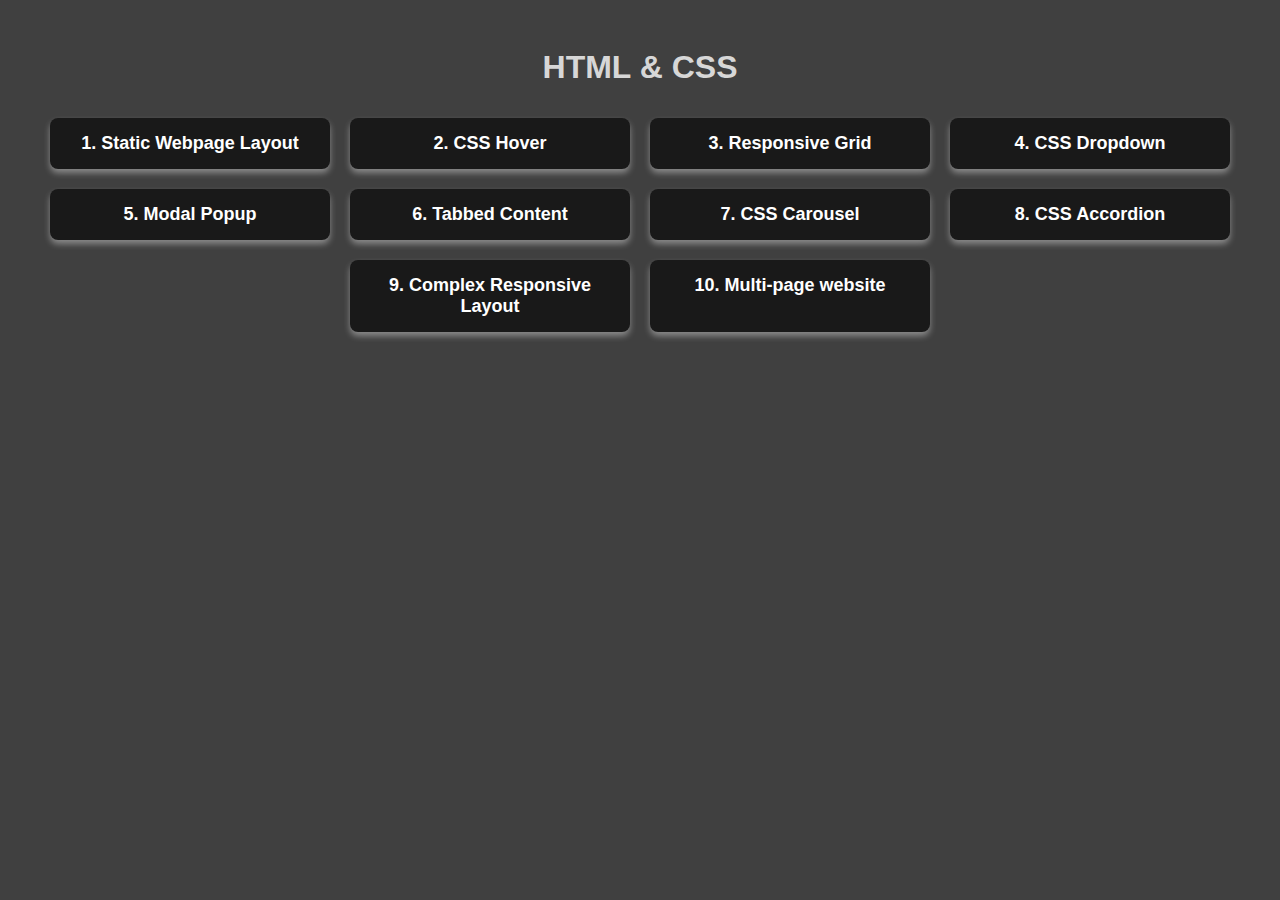
<file: index.html>
<!DOCTYPE html>
<html lang="en">
<head>
    <meta charset="UTF-8">
    <meta name="viewport" content="width=device-width, initial-scale=1.0">
    <title>HTML & CSS</title>
    <style>
        body {
            font-family: Arial, sans-serif;
            text-align: center;
            background-color: #404040;
            padding: 20px;
        }
        h1 {
            color: #d7d7d7;
        }
        .projects {
            display: flex;
            flex-wrap: wrap;
            justify-content: center;
        }
        .project {
            background: rgb(25, 25, 25);
            padding: 15px;
            margin: 10px;
            width: 250px;
            border-radius: 8px;
            box-shadow: 0px 4px 6px rgba(255, 255, 255, 0.385);
            text-decoration: none;
            color: #ffffff;
            transition: 0.3s;
            font-size: 18px;
            font-weight: bold;
        }
        .project:hover {
            transform: scale(1.05);
        }
    </style>
</head>
<body>
    <h1>HTML & CSS</h1>
    <div class="projects" id="projects"></div>
    
    <script>
        // Manually list project folders
        let projects = [
            "1. Static Webpage Layout",
            "2. CSS Hover",
            "3. Responsive Grid",
            "4. CSS Dropdown",
            "5. Modal Popup",
            "6. Tabbed Content",
            "7. CSS Carousel",
            "8. CSS Accordion",
            "9. Complex Responsive Layout",
            "10. Multi-page website"
        ];

        let projectContainer = document.getElementById('projects');
        projects.forEach(projectName => {
            let folderName = projectName;
            let project = document.createElement('a');
            project.href = folderName + "/index.html";
            project.className = 'project';
            project.innerText = projectName;
            projectContainer.appendChild(project);
        });
    </script>
</body>
</html>
</file>
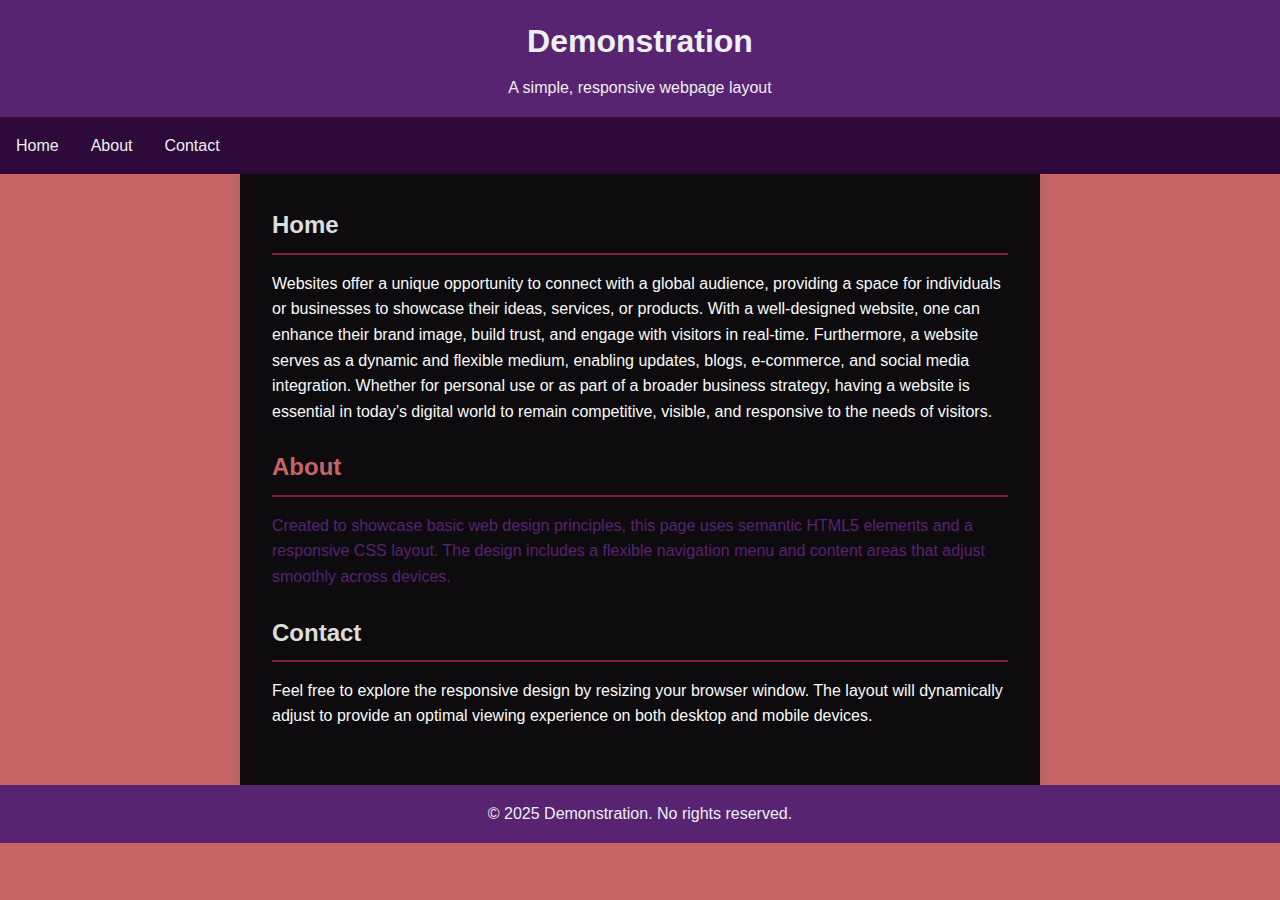
<file: 1. Static Webpage Layout/index.html>
<!DOCTYPE html>
<html lang="en">
<head>
    <meta charset="UTF-8">
    <meta name="viewport" content="width=device-width, initial-scale=1.0">
    <title>Demonstration</title>
    <style>

        * {
            margin: 0;
            padding: 0;
            box-sizing: border-box;
        }

        body {
            font-family: Arial, sans-serif;
            line-height: 1.6;
            color: #fafafa;
            background-color: #c56565;
        }

        /* Header styles */
        header {
            background-color: #582371;
            color: #ecf0f1;
            text-align: center;
            padding: 1rem;
        }

        header h1 {
            margin-bottom: 0.5rem;
        }


        nav {
            background-color: #2d0a39;
            padding: 1rem;
        }

        nav ul {
            list-style: none;
            display: flex;
            justify-content: left;
            gap: 2rem;
        }

        nav ul li a {
            color: #ecf0f1;
            text-decoration: none;
            transition: color 0.3s ease;
        }

        nav ul li a:hover {
            color: #c8c3ca;
        }

        /* Main content styles */
        main {
            padding: 2rem;
            max-width: 800px;
            margin: 0 auto;
            background-color: rgb(13, 11, 14);
            box-shadow: 0 0 10px rgba(0,0,0,0.1);
        }

        main section {
            margin-bottom: 1.5rem;
        }

        main h2 {
            color: #dcdddc;
            border-bottom: 2px solid #811f43;
            padding-bottom: 0.5rem;
            margin-bottom: 1rem;
        }

        .about-topic {
            color: #582371;
        }

        .about-topic h2 {
            color: #c56565;
        }


        /* Footer styles */
        footer {
            background-color: #582371;
            color: #ecf0f1;
            text-align: center;
            padding: 1rem;
            position: relative;
            bottom: 0;
            width: 100%;
        }

        /* Designed to show the navbar as a list on mobile phones */
        @media screen and (max-width: 600px) {
            nav ul {
                flex-direction: column;
                align-items: center;
                gap: 1rem;
            }

            main {
                padding: 1rem;
            }

            header {
                padding: 0.5rem;
            }

            header h1 {
                font-size: 1.5rem;
            }
        }
    </style>
</head>
<body>
    <header>
        <h1>Demonstration</h1>
        <p>A simple, responsive webpage layout</p>
    </header>

    <nav>
        <ul>
            <li><a href="#home">Home</a></li>
            <li><a href="#about">About</a></li>
            <li><a href="#contact">Contact</a></li>
        </ul>
    </nav>

    <main>
        <section id="home">
            <h2>Home</h2>
            <p>Websites offer a unique opportunity to connect with a global audience, providing a space for individuals or businesses to showcase their ideas, services, or products. With a well-designed website, one can enhance their brand image, build trust, and engage with visitors in real-time. Furthermore, a website serves as a dynamic and flexible medium, enabling updates, blogs, e-commerce, and social media integration. Whether for personal use or as part of a broader business strategy, having a website is essential in today’s digital world to remain competitive, visible, and responsive to the needs of visitors.</p>        </section>

        <section id="about" class="about-topic">
            <h2>About</h2>
            <p>Created to showcase basic web design principles, this page uses semantic HTML5 elements and a responsive CSS layout. The design includes a flexible navigation menu and content areas that adjust smoothly across devices.</p>
        </section>

        <section id="contact">
            <h2>Contact</h2>
            <p>Feel free to explore the responsive design by resizing your browser window. The layout will dynamically adjust to provide an optimal viewing experience on both desktop and mobile devices.</p>
        </section>
    </main>

    <footer>
        <p>&copy; 2025 Demonstration. No rights reserved.</p>
    </footer>
</body>
</html>
</file>
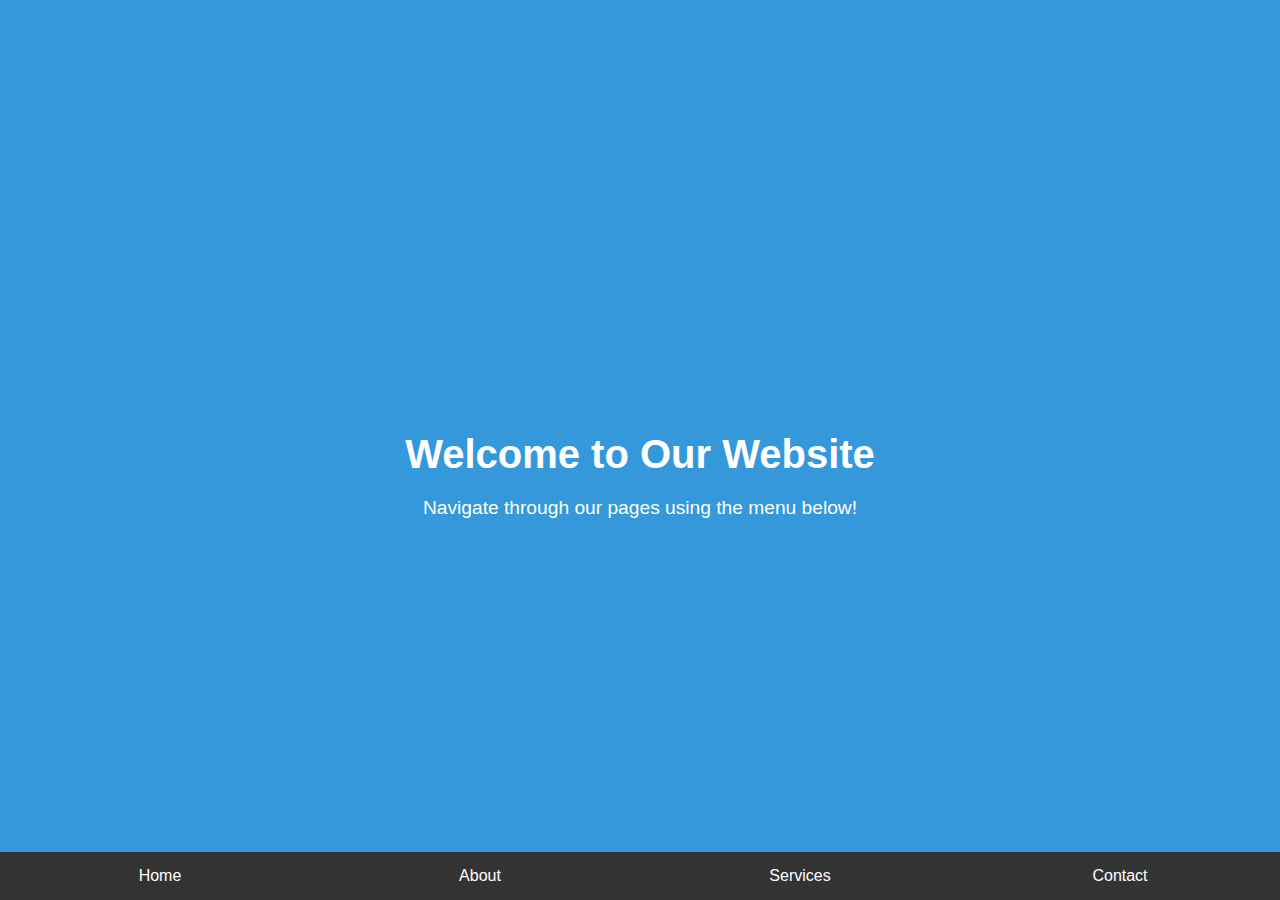
<file: 10. Multi-page website/index.html>
<!DOCTYPE html>
<html lang="en">
<head>
    <meta charset="UTF-8">
    <meta name="viewport" content="width=device-width, initial-scale=1.0">
    <title>CSS Multi-Page Website Simulator</title>
    <style>
        * {
            margin: 0;
            padding: 0;
            box-sizing: border-box;
        }

        body {
            font-family: Arial, sans-serif;
            height: 100vh;
            margin: 0;
            background-color: #f0f0f0;
            overflow: hidden;
        }

        .site-navigation {
            position: fixed;
            bottom: 0;
            left: 0;
            width: 100%;
            background-color: #333;
            display: flex;
            z-index: 1000;
        }

        .nav-link {
            flex: 1;
            padding: 15px;
            text-align: center;
            color: white;
            text-decoration: none;
            transition: 
                background-color 0.3s,
                transform 0.2s;
        }

        .nav-link:hover {
            background-color: #555;
            transform: scale(1.05);
        }

        .page-container {
            position: relative;
            width: 100%;
            height: 100vh;
            overflow: hidden;
        }

        .page-section {
            position: absolute;
            top: 0;
            left: 0;
            width: 100%;
            height: 100%;
            opacity: 0;
            visibility: hidden;
            transition: 
                opacity 0.7s ease-in-out,
                visibility 0.7s,
                transform 0.7s ease-in-out;
            color: white;
            text-align: center;
            padding-top: 50px;
            display: flex;
            flex-direction: column;
            justify-content: center;
            align-items: center;
        }
        


        #home {
         background-color: #3498db;
        transform: translateX(100%);
        }

        #about { 
            background-color: #2ecc71;
            transform: translateX(100%);
        }

        #services { 
            background-color: #e74c3c;
            transform: translateX(100%);
        }

        #contact { 
            background-color: #9b59b6;
            transform: translateX(100%);
        }


        .page-section:target {
            opacity: 1;
            visibility: visible;
            transform: translateX(0);
        }

        .page-section:not(:target) {
            opacity: 0;
            visibility: hidden;
            transform: translateX(100%);
        }


        #home:target ~ #about { transform: translateX(100%); }
        #home:target ~ #services { transform: translateX(100%); }
        #home:target ~ #contact { transform: translateX(100%); }

        #about:target ~ #home { transform: translateX(-100%); }
        #about:target ~ #services { transform: translateX(100%); }
        #about:target ~ #contact { transform: translateX(100%); }

        #services:target ~ #home { transform: translateX(-100%); }
        #services:target ~ #about { transform: translateX(-100%); }
        #services:target ~ #contact { transform: translateX(100%); }

        #contact:target ~ #home { transform: translateX(-100%); }
        #contact:target ~ #about { transform: translateX(-100%); }
        #contact:target ~ #services { transform: translateX(-100%); }

        .page-section h1 {
            font-size: 2.5rem;
            margin-bottom: 20px;
        }

        .page-section p {
            max-width: 600px;
            margin: 0 auto;
            font-size: 1.2rem;
        }

        .landing {
            position: absolute;
            background-color: #3498db;
            top: 0;
            left: 0;
            width: 100%;
            height: 100%;
            opacity: 1;
            visibility: visible;
            color: white;
            text-align: center;
            padding-top: 50px;
            display: flex;
            flex-direction: column;
            justify-content: center;
            align-items: center;
        }
        .landing h1 {
            font-size: 2.5rem;
            margin-bottom: 20px;
        }

        .landing p {
            max-width: 600px;
            margin: 0 auto;
            font-size: 1.2rem;
        }

        /* Responsive Design */
        @media (max-width: 600px) {
            .site-navigation {
                flex-direction: column;
            }

            .nav-link {
                padding: 10px;
                text-align: center;
            }
        }
    </style>
</head>
<body>
    <nav class="site-navigation">
        <a href="#home" class="nav-link">Home</a>
        <a href="#about" class="nav-link">About</a>
        <a href="#services" class="nav-link">Services</a>
        <a href="#contact" class="nav-link">Contact</a>
    </nav>


    <div class="page-container">

        <section id="landing" class="landing">
            <h1>Welcome to Our Website</h1>
            <p>Navigate through our pages using the menu below!</p>
        </section>

        <section id="home" class="page-section">
            <h1>Welcome to Our Website</h1>
            <p>Navigate through our pages using the menu below!</p>
        </section>

        <section id="about" class="page-section">
            <h1>About Us</h1>
            <p>We create amazing experiences with pure CSS.</p>
        </section>

        <section id="services" class="page-section">
            <h1>Our Services</h1>
            <p>Innovative web design and development solutions.</p>
        </section>

        <section id="contact" class="page-section">
            <h1>Contact Us</h1>
            <p>Get in touch with our team today!</p>
        </section>
    </div>
</body>
</html>
</file>
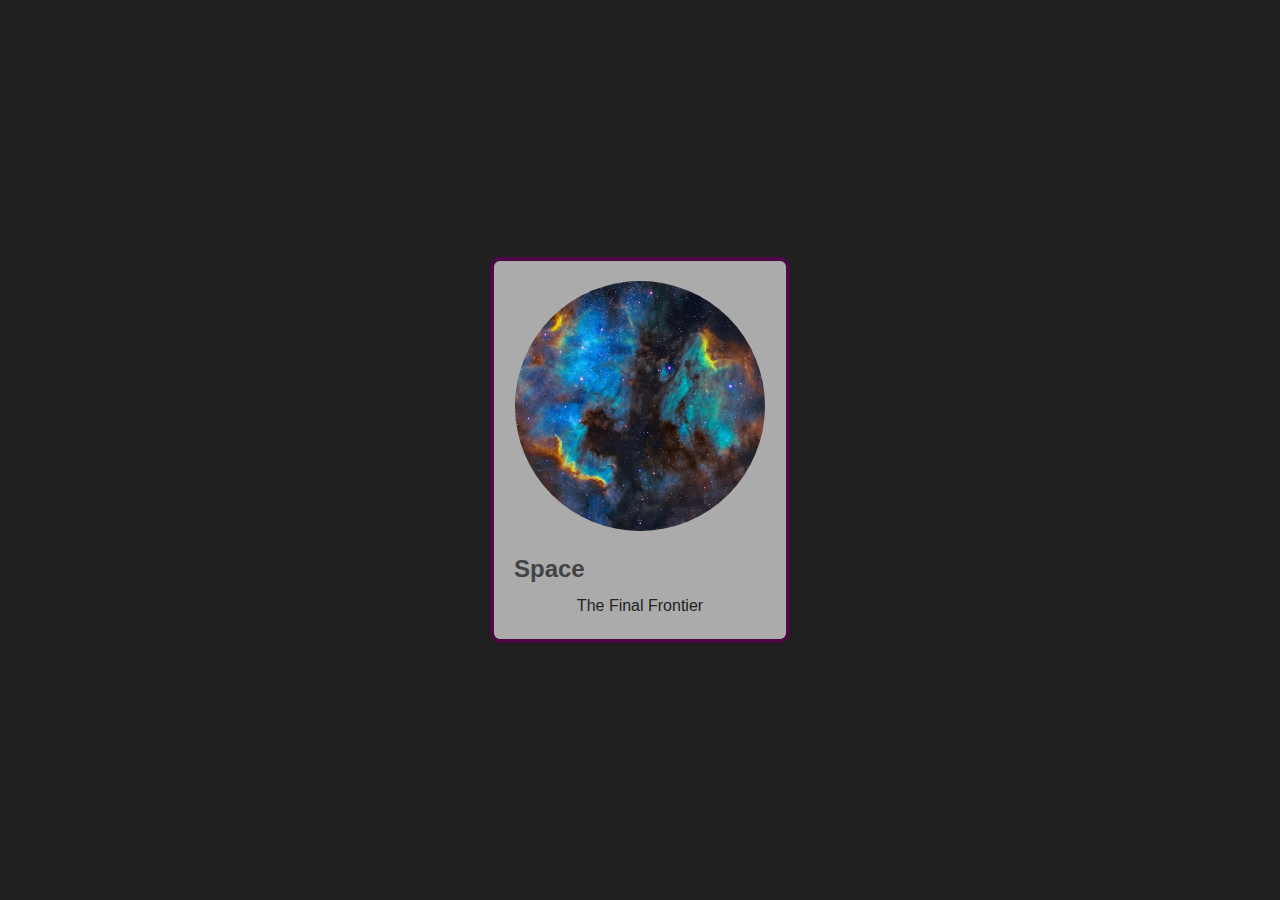
<file: 2. CSS Hover/index.html>
<!DOCTYPE html>
<html lang="en">
<head>
    <meta charset="UTF-8">
    <meta name="viewport" content="width=device-width, initial-scale=1.0">
    <title>CSS Card Component</title>
    <style>
        * {
            margin: 0;
            padding: 0;
            box-sizing: border-box;
        }

        body {
            font-family: Arial, sans-serif;
            display: flex;
            justify-content: center;
            align-items: center;
            min-height: 100vh;
            background-color: #212121;
            padding: 20px;
        }

        .card {
            width: 300px;
            background-color: #ababab;
            border-radius: 10px;
            box-shadow: 0 4px 6px rgba(0, 0, 0, 0.1);
            overflow: hidden;
            transition: all 0.3s ease;
            border: 4px solid #4e0746;
            text-align: center; /* Ensures all content is centered */
        }

        /* Hover effects -> Transform and shadow */
        .card:hover {
            transform: scale(1.05);
            box-shadow: 0 2px 25px rgba(240, 148, 253, 0.393);
        }

        .card-image {
            width: 250px; 
            height: 250px; 
            object-fit: cover;
            border-radius: 50%; 
            transition: transform 0.3s ease;
            margin-top: 20px; 
            margin-left: auto;
            margin-right: auto;
        }

        .card:hover .card-image {
            transform: scale(1.1);
        }

        .card-content {
            padding: 20px;
        }

        .card-title {
            font-size: 1.5rem;
            color: #424344;
            margin-bottom: 10px;
            transition: color 0.3s ease;
            text-align: left;
        }

        .card:hover .card-title {
            color: #4e0d54;
        }

        .card-description {
            color: #232323;
            line-height: 1.6;
        }

    </style>
</head>
<body>
    <div class="card">
        <img 
            src="image2.jpg" 
            alt="Sample Card Image" 
            class="card-image"
        >
        <div class="card-content">
            <h2 class="card-title">Space</h2>
            <p class="card-description">
                The Final Frontier
            </p>
        </div>
    </div>
</body>
</html>
</file>
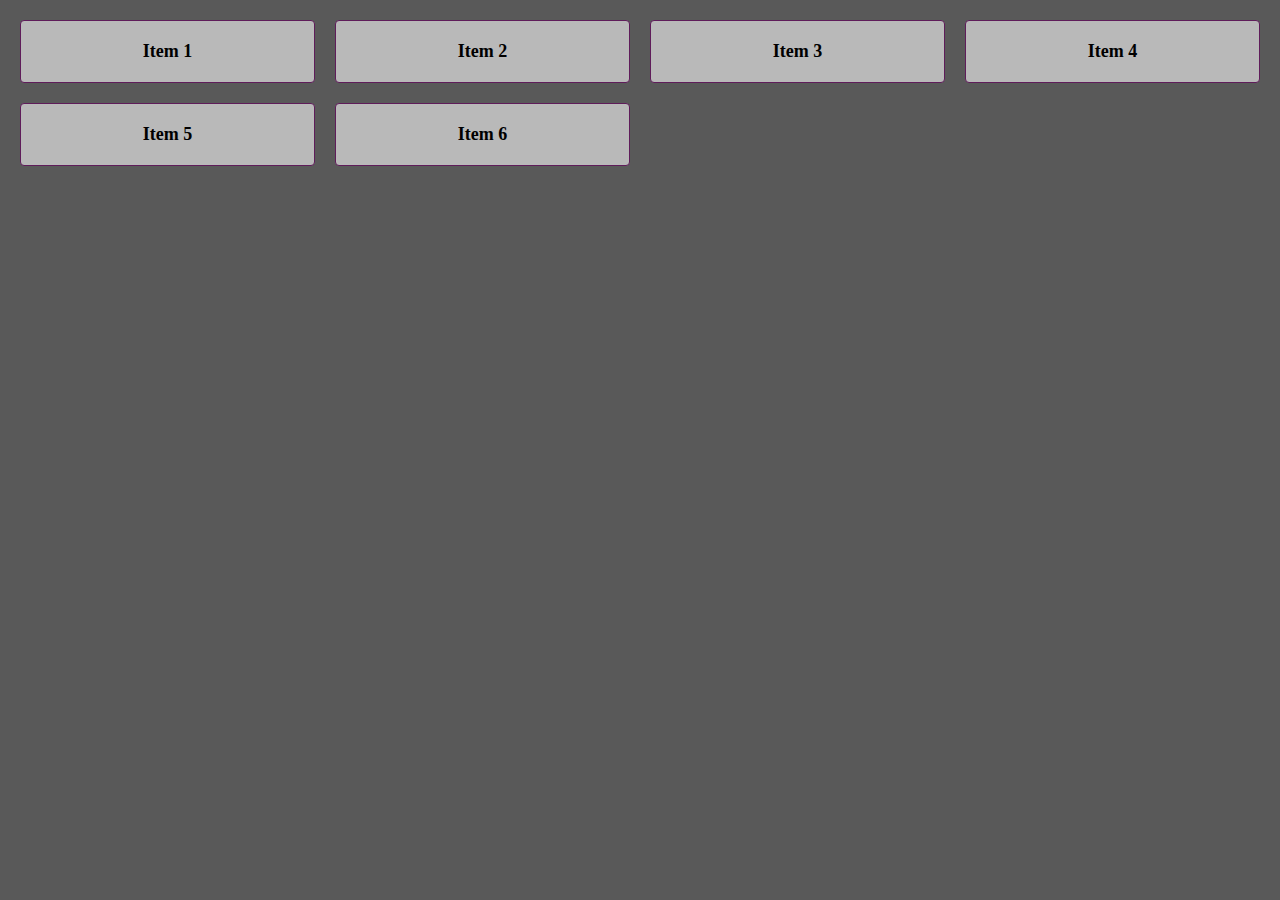
<file: 3. Responsive Grid/index.html>
<!DOCTYPE html>
<html lang="en">
<head>
    <meta charset="UTF-8">
    <meta name="viewport" content="width=device-width, initial-scale=1.0">
    <title>Responsive Grid Layout</title>
    <style>

        body {
            color: #000000;
            background-color: #595959;
            font-size: large;
            font-weight: 600;
            margin: 0;
            padding: 0;
        }

        .grid-container {
            display: grid;
            grid-template-columns: repeat(auto-fill, minmax(250px, 1fr)); /* Flexible grid items */
            gap: 20px;
            padding: 20px;
        }

        .grid-item {
            background-color: #b9b9b9;
            padding: 20px;
            text-align: center;
            border: 1px solid #5f1c5a;
            border-radius: 4px;
        }


        @media (max-width: 768px) {
            .grid-container {
                grid-template-columns: repeat(auto-fill, minmax(150px, 1fr)); 
            }
        }


        @media (max-width: 480px) {
            .grid-container {
                grid-template-columns: 1fr; 
            }
        }

    </style>
</head>
<body>
    <div class="grid-container">
        <div class="grid-item">Item 1</div>
        <div class="grid-item">Item 2</div>
        <div class="grid-item">Item 3</div>
        <div class="grid-item">Item 4</div>
        <div class="grid-item">Item 5</div>
        <div class="grid-item">Item 6</div>
    </div>
</body>
</html>
</file>
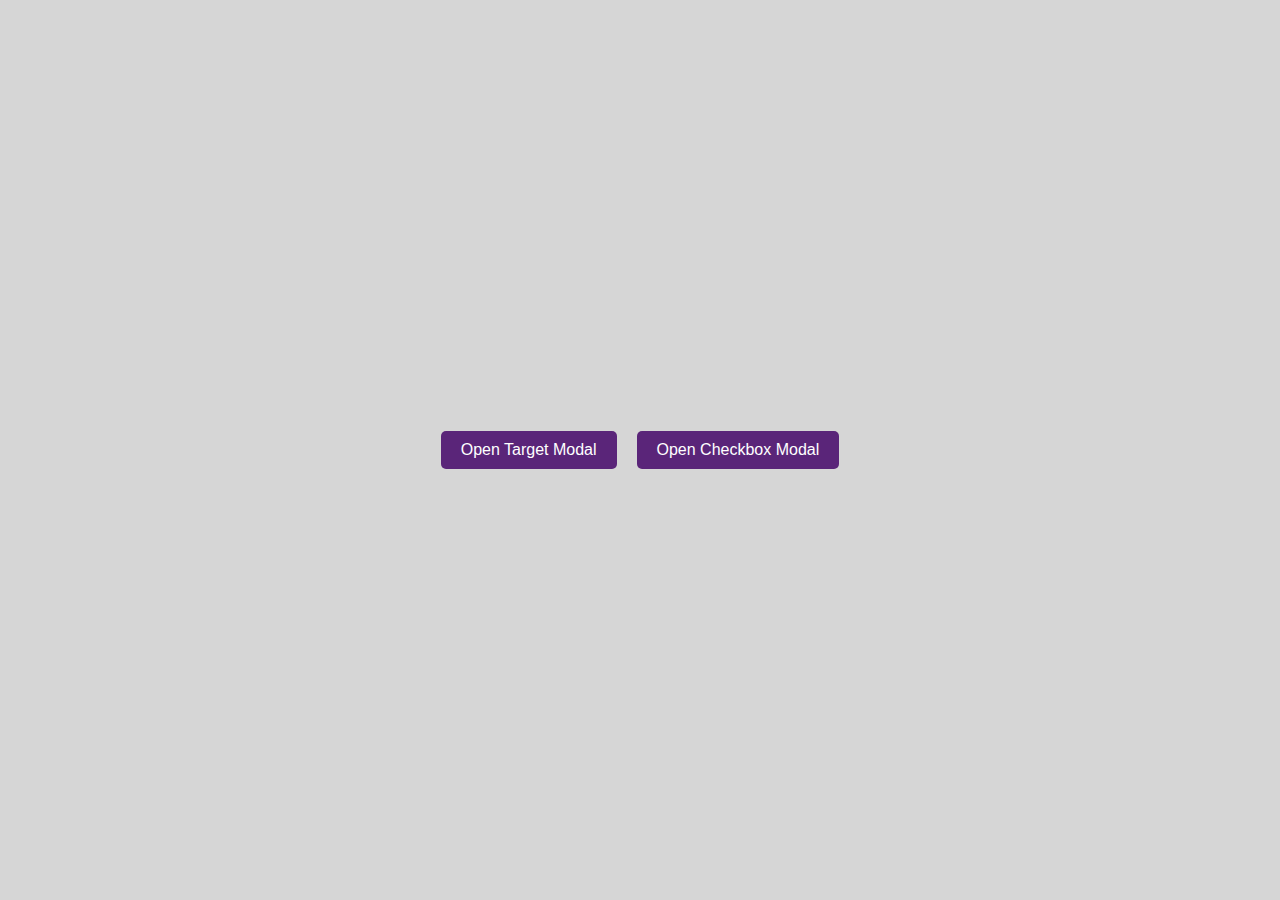
<file: 5. Modal Popup/index.html>
<!DOCTYPE html>
<html lang="en">
<head>
    <meta charset="UTF-8">
    <title>Pure CSS Modals</title>
    <style>
        body {
            font-family: 'Arial', sans-serif;
            display: flex;
            justify-content: center;
            align-items: center;
            min-height: 100vh;
            margin: 0;
            background-color: #d6d6d6;
            gap: 20px;
            color: white;
        }

        .btn {
            background-color: #5a2579;
            color: white;
            padding: 10px 20px;
            text-decoration: none;
            border-radius: 5px;
            transition: all 0.3s ease;
        }

        .btn:hover {
            background-color: #431543;
            transform: translateY(-3px);
            box-shadow: 0 4px 6px rgba(0,0,0,0.1);
        }

        .modal-overlay {
            position: fixed;
            top: 0;
            left: 0;
            width: 100%;
            height: 100%;
            background-color: rgba(55, 55, 55, 0.5);
            display: none;
            justify-content: center;
            align-items: center;
            opacity: 0;
            visibility: hidden;
            transition: 
                opacity 0.4s ease-in-out,
                visibility 0.4s ease-in-out;
            z-index: 1000;
        }

        .modal-target {
            background-color: rgb(77, 77, 77);
            padding: 30px;
            border-radius: 12px;
            text-align: center;
            max-width: 400px;
            width: 90%;
            transform: scale(0.7) translateY(50px);
            opacity: 0;
            transition: 
                transform 0.4s cubic-bezier(0.175, 0.885, 0.32, 1.275),
                opacity 0.4s ease-in-out;
            box-shadow: 0 15px 30px rgba(255, 255, 255, 0.407);
            position: relative;
            z-index: 1001;
        }

        .modal-target-wrapper:target {
            display: flex;
            opacity: 1;
            visibility: visible;
        }

        .modal-target-wrapper:target .modal-target {
            transform: scale(1) translateY(0);
            opacity: 1;
        }

        .modal-target-wrapper:target .overlay-close {
            position: absolute;
            top: 0;
            left: 0;
            right: 0;
            bottom: 0;
            cursor: default;
            z-index: 1000;
        }

        .modal-checkbox {
            background-color: rgb(77, 77, 77);
            padding: 30px;
            border-radius: 12px;
            text-align: center;
            max-width: 400px;
            width: 90%;
            transform: scale(0.7) translateY(50px);
            opacity: 0;
            transition: 
                transform 0.4s cubic-bezier(0.175, 0.885, 0.32, 1.275),
                opacity 0.4s ease-in-out;
            box-shadow: 0 15px 30px rgba(255, 255, 255, 0.356);
            position: relative;
            z-index: 1001;
        }

        .modal-checkbox-trigger {
            display: none;
        }

        .modal-checkbox-wrapper {
            position: fixed;
            top: 0;
            left: 0;
            width: 100%;
            height: 100%;
            background-color: rgba(0, 0, 0, 0.5);
            display: none;
            justify-content: center;
            align-items: center;
            opacity: 0;
            visibility: hidden;
            transition: 
                opacity 0.4s ease-in-out,
                visibility 0.4s ease-in-out;
            z-index: 1000;
        }

        .modal-checkbox-trigger:checked + .modal-checkbox-wrapper {
            display: flex;
            opacity: 1;
            visibility: visible;
        }

        .modal-checkbox-trigger:checked + .modal-checkbox-wrapper .modal-checkbox {
            transform: scale(1) translateY(0);
            opacity: 1;
        }

        .overlay-close-checkbox {
            position: absolute;
            top: 0;
            left: 0;
            right: 0;
            bottom: 0;
            z-index: 1000;
            cursor: pointer;
        }

        .close-btn {
            background-color: #6b226c;
            color: white;
            border: none;
            padding: 10px 20px;
            border-radius: 5px;
            cursor: pointer;
            margin-top: 20px;
            display: inline-block;
            text-decoration: none;
            transition: all 0.3s ease;
        }

        .close-btn:hover {
            background-color: #871e82;
            transform: translateY(-2px);
            box-shadow: 0 4px 6px rgba(0,0,0,0.1);
        }
    </style>
</head>
<body>

    <a href="#open-modal-target" class="btn">Open Target Modal</a>
    
    <div id="open-modal-target" class="modal-target-wrapper modal-overlay">
        <a href="#" class="overlay-close"></a>
        <div class="modal-target">
            <h2>Target-Based Modal</h2>
            <p>This modal is controlled using the :target pseudo-class</p>
            <p>Click anywhere outside the modal to close it</p>
            <a href="#" class="close-btn">Close</a>
        </div>
    </div>

    <label for="modal-checkbox-trigger" class="btn">Open Checkbox Modal</label>
    
    <input type="checkbox" id="modal-checkbox-trigger" class="modal-checkbox-trigger">
    <div class="modal-checkbox-wrapper">
        <label for="modal-checkbox-trigger" class="overlay-close-checkbox"></label>
        <div class="modal-checkbox">
            <h2>Checkbox-Based Modal</h2>
            <p>This modal is controlled using a hidden checkbox and :checked pseudo-class</p>
            <p>Click anywhere outside the modal to close it</p>
            <label for="modal-checkbox-trigger" class="close-btn">Close</label>
        </div>
    </div>
</body>
</html>
</file>
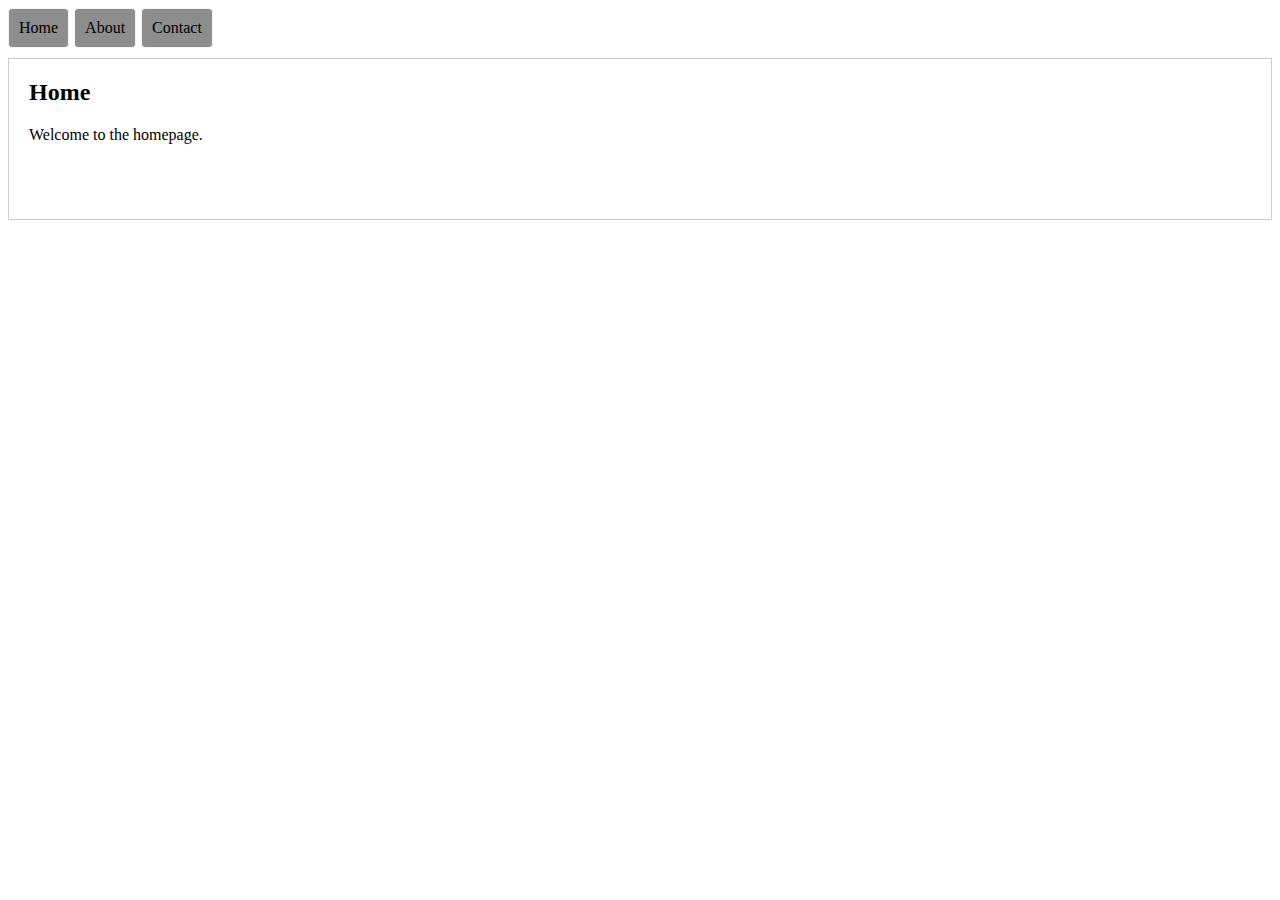
<file: 6. Tabbed Content/index.html>
<!DOCTYPE html>
<html lang="en">
<head>
    <meta charset="UTF-8">
    <meta name="viewport" content="width=device-width, initial-scale=1.0">
    <title>Multiple Tabs With CSS</title>
    <style>
        .body {
            font-family: 'Arial', Helvetica, sans-serif;
            color: rgb(201, 201, 201);
        }

        .tabs {
            display: flex;
            margin-bottom: 10px;
        }

        .tab-label {
            padding: 10px;
            background-color: #8d8d8d;
            cursor: pointer;
            border: 1px solid #f6f4f4;
            margin-right: 5px;
            border-radius: 4px;
            color: rgb(0, 0, 0);
            transition: border-radius 0.2s ease;
        }

        .tab-label:hover {
            background-color: #707070;
            border-radius: 10px;
        }

        input[type="radio"] {
            display: none;
        }

        .tab-contents {
            position: relative;
            border: 1px solid #ccc;
            padding: 20px;
            margin-top: 10px;
            min-height: 120px;
        }

        .tab-content {
            position: absolute;
            top: 0;
            left: 0;
            right: 0;
            padding: 20px;
            visibility: hidden;
            opacity: 0;
            transform: translateY(20px);
            transition: opacity 0.5s ease, transform 0.5s ease, visibility 0s linear 0.5s;
        }

        input[type="radio"]:checked + .tab-content {
            visibility: visible;
            opacity: 1;
            transform: translateY(0);
            transition: opacity 0.5s ease, transform 0.5s ease;
        }

        .tab-content h2 {
            margin-top: 0;
        }
    </style>
</head>
<body>
    <div class="tabs">
        <label for="tab1" class="tab-label">Home</label>
        <label for="tab2" class="tab-label">About</label>
        <label for="tab3" class="tab-label">Contact</label>
    </div>

    <div class="tab-contents">
        <input type="radio" id="tab1" name="tabs" checked>
        <div class="tab-content">
            <h2>Home</h2>
            <p>Welcome to the homepage.</p>
        </div>

        <input type="radio" id="tab2" name="tabs">
        <div class="tab-content">
            <h2>About</h2>
            <p>We are a motivated team of specialists.</p>
        </div>

        <input type="radio" id="tab3" name="tabs">
        <div class="tab-content">
            <h2>Contact</h2>
            <p>Feel free to contact us</p>
        </div>
    </div>
</body>
</html>
</file>
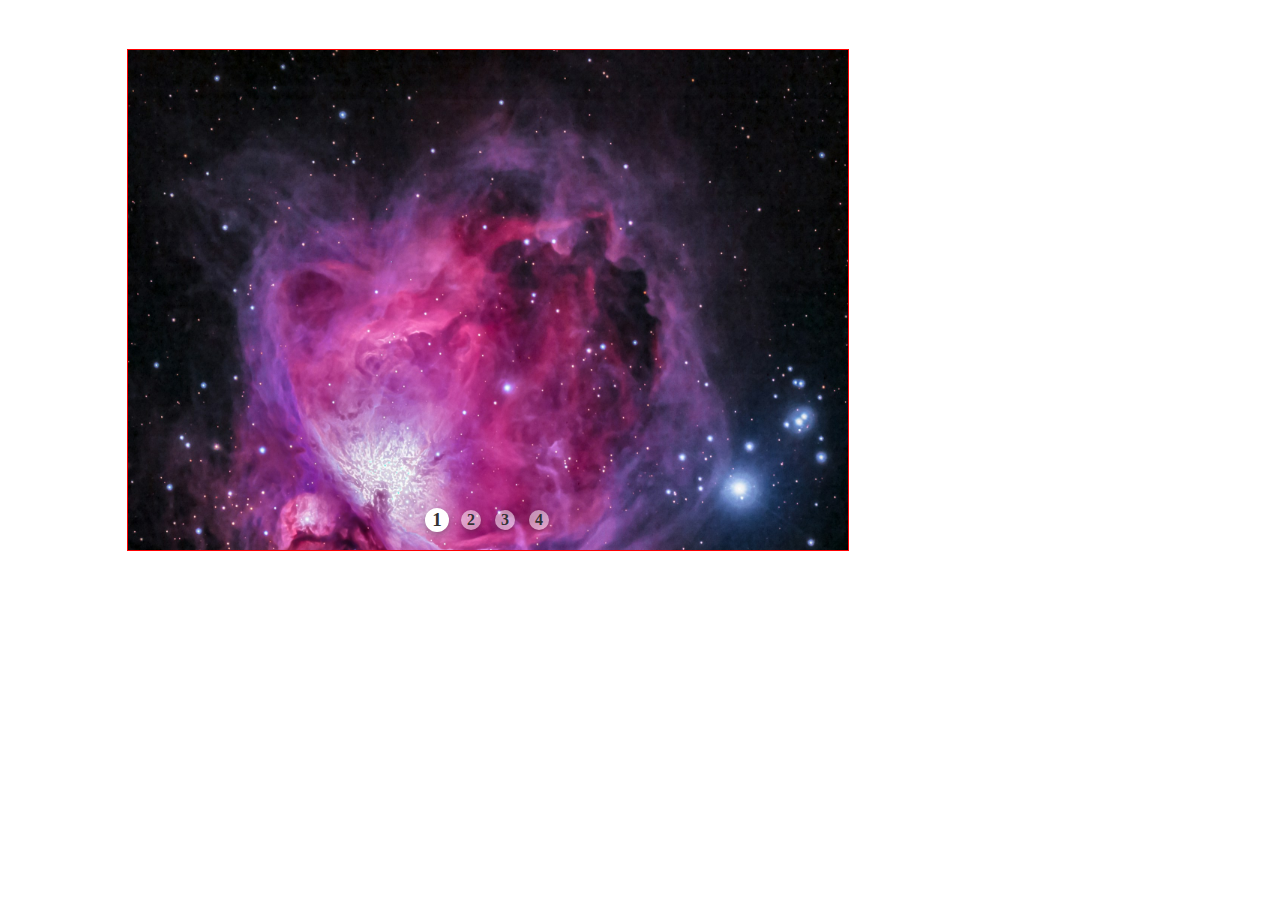
<file: 7. CSS Carousel/index.html>
<!DOCTYPE html>
<html lang="en">
  <head>
    <meta charset="UTF-8" />
    <meta name="viewport" content="width=device-width" />
    <title>Pure CSS Carousel Slider</title>
    <style>
      body, html, ul, li, img, div {
        margin: 0;
        padding: 0;
      }
      
      body {
        width: 80%;
        margin: 50px auto;
      }
      
      .slider {
        width: 720px;
        height: 500px;
        overflow: hidden;
        position: relative;
        outline: 1px solid red;
      }
      
      .slider img {
        display: block;
        width: 100%;
        height: 100%;
        object-fit: cover;
      }
      
      .slider input {
        display: none;
      }
      
      .slider-controls {
        position: absolute;
        bottom: 20px;
        left: 0;
        width: 100%;
        text-align: center;
        z-index: 10;
      }
      
      .slider-control {
        display: inline-block;
        width: 20px;
        height: 20px;
        background: rgba(255,255,255,0.5);
        border-radius: 50%;
        margin: 0 5px;
        cursor: pointer;
        transition: all 0.3s ease;
        text-align: center;
        line-height: 20px;
        color: #333;
        font-weight: bold;
        box-shadow: 0 2px 5px rgba(0,0,0,0.3);
      }
      
      .slider-control:hover {
        background: rgba(255,255,255,0.8);
        transform: scale(1.1);
      }
      
      #slide1:checked ~ .slider-controls .slider-control[for="slide1"],
      #slide2:checked ~ .slider-controls .slider-control[for="slide2"],
      #slide3:checked ~ .slider-controls .slider-control[for="slide3"],
      #slide4:checked ~ .slider-controls .slider-control[for="slide4"] {
        background: white;
        transform: scale(1.2);
      }
      
      .slider-nested {
        list-style: none;
        display: flex;
        width: 400%; 
        transition: transform 0.5s ease;
        animation: slide 10s ease-in-out infinite;
      }
      
      .slider-item {
        min-width: 25%;
        position: relative;
      }
      
      .slider-nested:hover {
        animation-play-state: paused;
      }
      
      #slide1:checked ~ .slider-nested { transform: translateX(0); animation: none; }
      #slide2:checked ~ .slider-nested { transform: translateX(-25%); animation: none; }
      #slide3:checked ~ .slider-nested { transform: translateX(-50%); animation: none; }
      #slide4:checked ~ .slider-nested { transform: translateX(-75%); animation: none; }
      
      @keyframes slide {
        0%, 10% {
            transform: translateX(0);
        }
        25%, 40% {
            transform: translateX(-25%);
        }
        50%, 65% {
            transform: translateX(-50%);
        }
        75%, 90% {
            transform: translateX(-75%);
        }
        100% {
            transform: translateX(0);
        }
      }
      
      #slide1:checked ~ .slider-nested {
        animation: slide-from-1 10s ease-in-out infinite;
      }
      
      #slide2:checked ~ .slider-nested {
        animation: slide-from-2 10s ease-in-out infinite;
      }
      
      #slide3:checked ~ .slider-nested {
        animation: slide-from-3 10s ease-in-out infinite;
      }
      
      #slide4:checked ~ .slider-nested {
        animation: slide-from-4 10s ease-in-out infinite;
      }
      
      @keyframes slide-from-1 {
        0%, 10% {
            transform: translateX(0);
        }
        25%, 40% {
            transform: translateX(-25%);
        }
        50%, 65% {
            transform: translateX(-50%);
        }
        75%, 90% {
            transform: translateX(-75%);
        }
        100% {
            transform: translateX(0);
        }
      }
      
      @keyframes slide-from-2 {
        0%, 10% {
            transform: translateX(-25%);
        }
        25%, 40% {
            transform: translateX(-50%);
        }
        50%, 65% {
            transform: translateX(-75%);
        }
        75%, 90% {
            transform: translateX(0);
        }
        100% {
            transform: translateX(-25%);
        }
      }
      
      @keyframes slide-from-3 {
        0%, 10% {
            transform: translateX(-50%);
        }
        25%, 40% {
            transform: translateX(-75%);
        }
        50%, 65% {
            transform: translateX(0);
        }
        75%, 90% {
            transform: translateX(-25%);
        }
        100% {
            transform: translateX(-50%);
        }
      }
      
      @keyframes slide-from-4 {
        0%, 10% {
            transform: translateX(-75%);
        }
        25%, 40% {
            transform: translateX(0);
        }
        50%, 65% {
            transform: translateX(-25%);
        }
        75%, 90% {
            transform: translateX(-50%);
        }
        100% {
            transform: translateX(-75%);
        }
      }
    </style>
  </head>
  <body>
    <div class="slider">
      <input type="radio" name="slider" id="slide1" checked />
      <input type="radio" name="slider" id="slide2" />
      <input type="radio" name="slider" id="slide3" />
      <input type="radio" name="slider" id="slide4" />
      
      <div class="slider-controls">
        <label for="slide1" class="slider-control">1</label>
        <label for="slide2" class="slider-control">2</label>
        <label for="slide3" class="slider-control">3</label>
        <label for="slide4" class="slider-control">4</label>
      </div>

      <ul class="slider-nested">
        <li class="slider-item"><img src="image1.jpg" alt="food-1" /></li>
        <li class="slider-item"><img src="image2.jpg" alt="food-2" /></li>
        <li class="slider-item"><img src="image3.jpg" alt="food-3" /></li>
        <li class="slider-item"><img src="image4.jpg" alt="food-4" /></li>
      </ul>
    </div>
  </body>
</html>
</file>
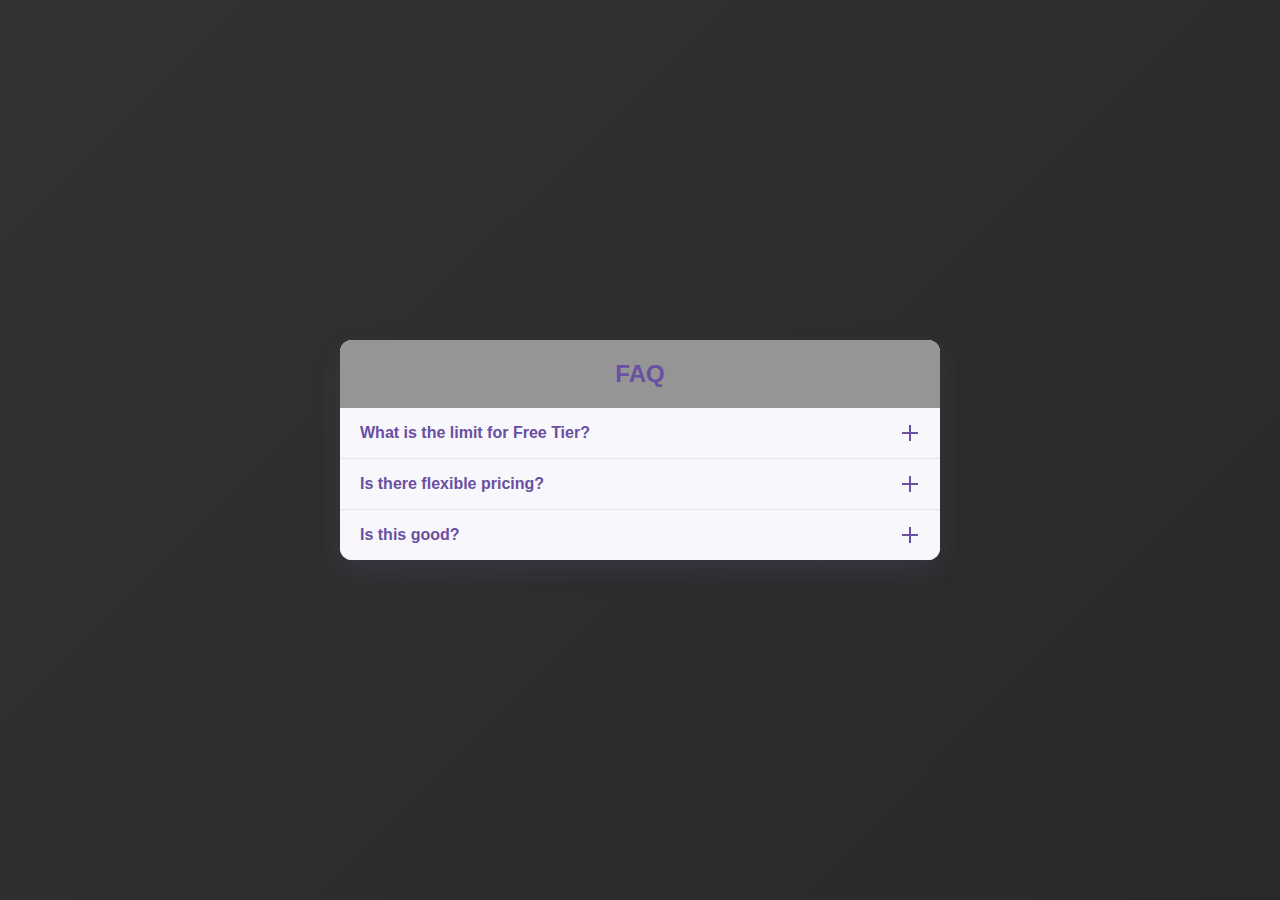
<file: 8. CSS Accordion/index.html>
<!DOCTYPE html>
<html lang="en">
<head>
    <meta charset="UTF-8">
    <title>Accordion FAQ</title>
    <style>
        body {
            background-color: #4d4d4d;
            font-family: 'Arial', sans-serif;
            display: flex;
            justify-content: center;
            align-items: center;
            min-height: 100vh;
            margin: 0;
            padding: 20px;
            box-sizing: border-box;
            background: linear-gradient(135deg, #323232 0%, #292929 100%);
        }

        .accordion-container {
            width: 100%;
            max-width: 600px;
            background-color: #f8f7fb;
            border-radius: 12px;
            box-shadow: 0 10px 25px rgba(128, 103, 188, 0.15);
            overflow: hidden;
        }

        .accordion-title {
            text-align: center;
            color: #6a4fa3;
            padding: 20px 0;
            background-color: #959595;
            margin: 0;
            font-weight: 600;
        }

        .accordion-item {
            border-bottom: 1px solid #e6e6e6;
        }

        .accordion-item:last-child {
            border-bottom: none;
        }

        .accordion-header {
            background-color: #f8f7fb;
            color: #6a4fa3;
            padding: 15px 20px;
            cursor: pointer;
            display: flex;
            justify-content: space-between;
            align-items: center;
            transition: background-color 0.3s ease;
        }

        .accordion-header:hover {
            background-color: #f0ebf7;
        }

        .accordion-header h3 {
            margin: 0;
            font-size: 16px;
            font-weight: 600;
        }

        .accordion-toggle {
            width: 20px;
            height: 20px;
            position: relative;
            transition: transform 0.3s ease;
        }

        .accordion-toggle::before,
        .accordion-toggle::after {
            content: '';
            position: absolute;
            background-color: #6a4fa3;
            transition: transform 0.3s ease, opacity 0.3s ease;
        }

        .accordion-toggle::before {
            width: 2px;
            height: 16px;
            left: 9px;
            top: 2px;
        }

        .accordion-toggle::after {
            width: 16px;
            height: 2px;
            top: 9px;
            left: 2px;
        }

        .accordion-input {
            display: none;
        }

        .accordion-content {
            max-height: 0;
            overflow: hidden;
            transition: max-height 0.3s ease, padding 0.3s ease;
            background-color: white;
            color: #666;
            padding: 0 20px;
            opacity: 0;
        }

        .accordion-input:checked + .accordion-header .accordion-toggle::before {
            transform: rotate(90deg);
        }

        .accordion-input:checked + .accordion-header .accordion-toggle::after {
            transform: rotate(180deg);
        }

        .accordion-input:checked + .accordion-header {
            background-color: #f0ebf7;
        }

        .accordion-input:checked ~ .accordion-content {
            max-height: 500px;
            padding: 20px;
            opacity: 1;
        }
    </style>
</head>
<body>
    <div class="accordion-container">
        <h2 class="accordion-title">FAQ</h2>
        
        <div class="accordion-item">
            <input type="checkbox" id="section1" class="accordion-input">
            <label for="section1" class="accordion-header">
                <h3>What is the limit for Free Tier?</h3>
                <div class="accordion-toggle"></div>
            </label>
            <div class="accordion-content">
                <p>The limit for free tier is 1 million requests, where each request is considered as 10 seconds of runtime.</p>
            </div>
        </div>

        <div class="accordion-item">
            <input type="checkbox" id="section2" class="accordion-input">
            <label for="section2" class="accordion-header">
                <h3>Is there flexible pricing?</h3>
                <div class="accordion-toggle"></div>
            </label>
            <div class="accordion-content">
                <p>Yes, we also provide a pay-as-you-go pricing model. Contact our pricing specialists for more info.</p>
            </div>
        </div>

        <div class="accordion-item">
            <input type="checkbox" id="section3" class="accordion-input">
            <label for="section3" class="accordion-header">
                <h3>Is this good?</h3>
                <div class="accordion-toggle"></div>
            </label>
            <div class="accordion-content">
                <p>Yes.</p>
            </div>
        </div>
    </div>
</body>
</html>
</file>
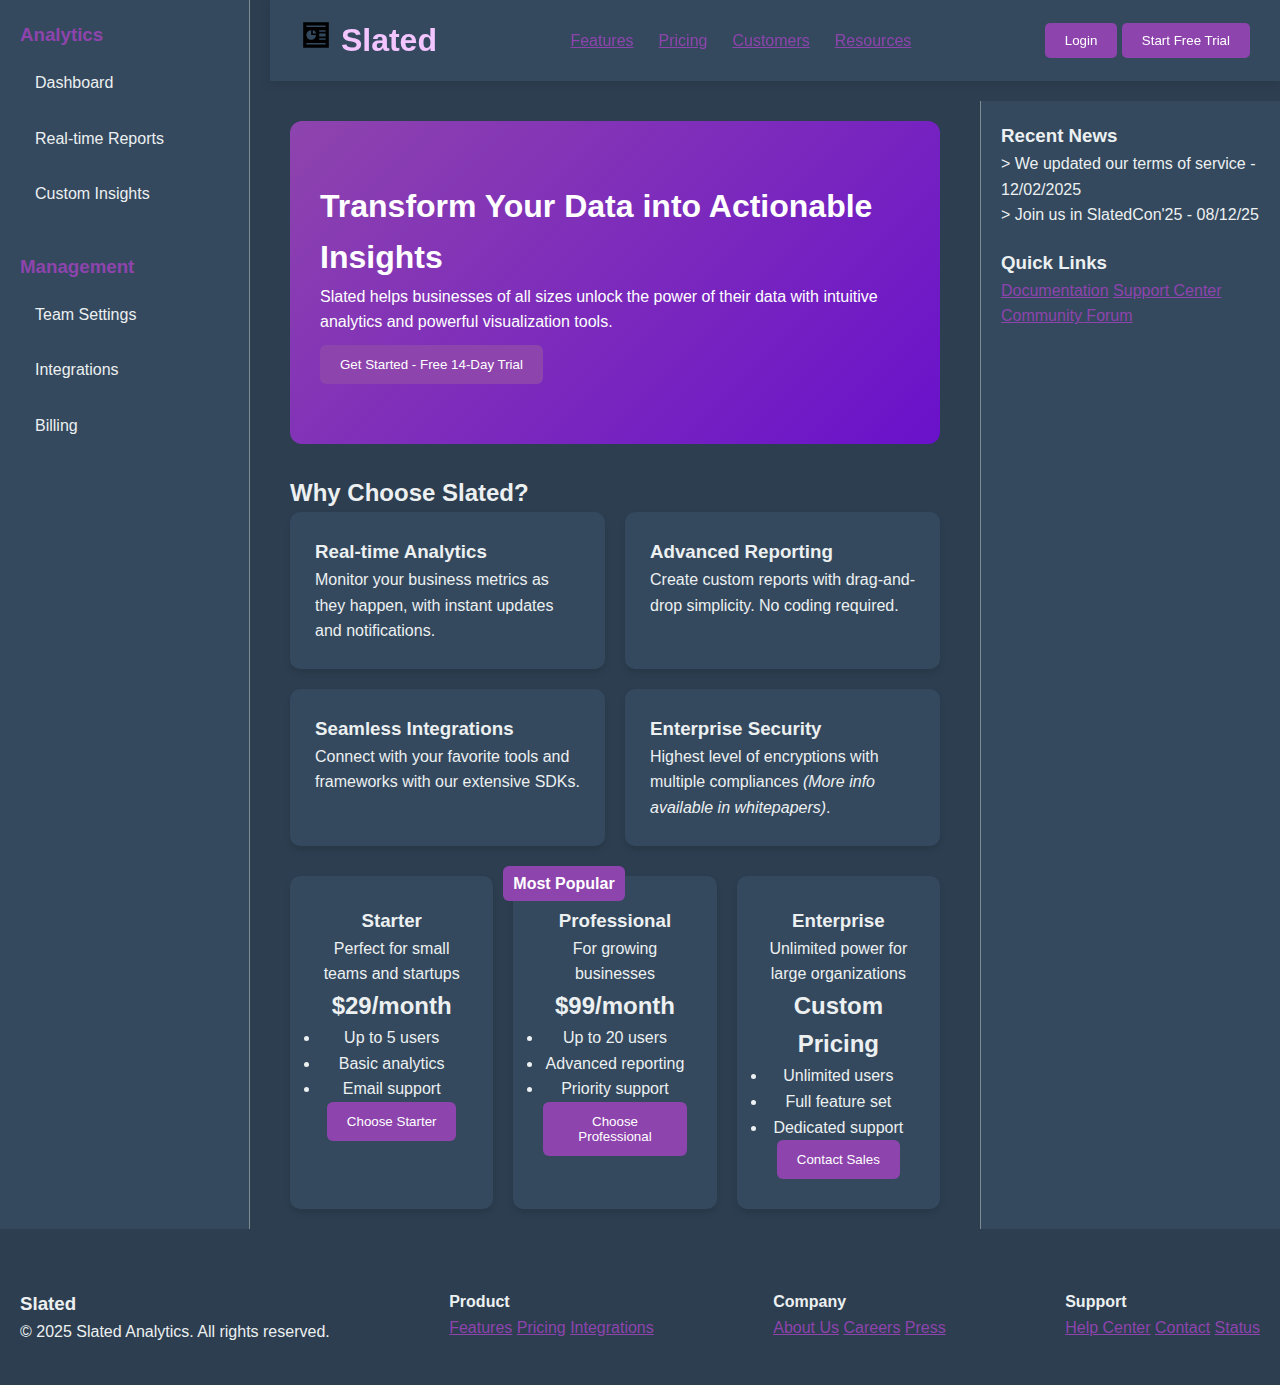
<file: 9. Complex Responsive Layout/index.html>
<!DOCTYPE html>
<html lang="en">
<head>
    <meta charset="UTF-8">
    <meta name="viewport" content="width=device-width, initial-scale=1.0">
    <title>Slated - Analytics Platform</title>
    <style>
        :root {
            --primary-color: #8e44ad; 
            --secondary-color: #2ecc71;
            --background-dark: #2c3e50;
            --background-light: #34495e;
            --text-light: #ecf0f1;
            --text-dark: #bdc3c7;
        }

        * {
            margin: 0;
            padding: 0;
            box-sizing: border-box;
        }

        body {
            font-family: 'Segoe UI', Roboto, Ubuntu, 'Open Sans', 'Helvetica Neue', sans-serif;
            line-height: 1.6;
            color: var(--text-light);
            background-color: var(--background-dark);
        }

        .container {
            display: grid;
            grid-template-columns: 250px 1fr 300px;
            grid-template-rows: auto;
            grid-template-areas: 
                "sidebar header header"
                "sidebar main aside"
                "footer footer footer";
            max-width: 1600px;
            margin: 0 auto;
            gap: 20px;
        }

        .header {
            grid-area: header;
            background-color: var(--background-light);
            display: flex;
            align-items: center;
            justify-content: space-between;
            padding: 15px 30px;
            box-shadow: 0 2px 10px rgba(0,0,0,0.1);
            position: sticky;
            top: 0;
            z-index: 100;
        }

        .logo {
            display: flex;
            align-items: center;
            gap: 10px;
            font-weight: 700;
            color: rgb(243, 197, 255);
        }

        .nav-menu {
            display: flex;
            gap: 25px;
        }

        .nav-menu a {
            text-decoration: none;
            color: var(--text-light);
            font-weight: 500;
            transition: color 0.3s ease;
        }

        .nav-menu a:hover {
            color: var(--primary-color);
        }

        .header-actions button {
            background-color: var(--primary-color);
            color: white;
            border: none;
            padding: 10px 20px;
            border-radius: 5px;
            cursor: pointer;
            transition: background-color 0.3s ease;
        }

        .header-actions button:hover {
            background-color: #9b59b6;
        }

        .sidebar {
            grid-area: sidebar;
            background-color: var(--background-light);
            border-right: 1px solid #7f8c8d;
            padding: 20px;
            display: flex;
            flex-direction: column;
            gap: 15px;
        }

        .sidebar-section {
            margin-bottom: 20px;
        }

        .sidebar-section h3 {
            color: var(--primary-color);
            margin-bottom: 10px;
            font-weight: 600;
        }

        .sidebar-menu {
            display: flex;
            flex-direction: column;
            gap: 10px;
        }

        .sidebar-item {
            padding: 10px 15px;
            border-radius: 6px;
            display: flex;
            align-items: center;
            gap: 10px;
            transition: background-color 0.3s ease;
        }

        .sidebar-item:hover {
            background-color: #7f8c8d;
            color: white;
        }

        .main {
            grid-area: main;
            display: flex;
            flex-direction: column;
            gap: 30px;
            padding: 20px;
        }

        .hero-section {
            background: linear-gradient(135deg, var(--primary-color), #6a11cb);
            color: white;
            padding: 60px 30px;
            border-radius: 12px;
            display: flex;
            align-items: center;
            justify-content: space-between;
            position: relative;
            overflow: hidden;
        }

        .hero-content {
            max-width: 600px;
            z-index: 2;
        }

        .hero-content button {
            background-color: var(--primary-color);
            color: white;
            border: none;
            padding: 12px 20px;
            border-radius: 6px;
            margin-top: 10px;
            cursor: pointer;
            transition: background-color 0.3s ease;
        }

        .hero-content button:hover {
            background-color: #9b59b6;
        }

        .hero-image {
            max-width: 300px;
            z-index: 2;
        }

        .features-grid {
            display: grid;
            grid-template-columns: repeat(auto-fit, minmax(250px, 1fr));
            gap: 20px;
        }

        .feature-card {
            background-color: var(--background-light);
            border-radius: 10px;
            padding: 25px;
            box-shadow: 0 4px 6px rgba(0,0,0,0.1);
            transition: transform 0.3s ease;
        }

        .feature-card:hover {
            transform: translateY(-10px);
        }

        .pricing-section {
            display: flex;
            justify-content: space-between;
            gap: 20px;
        }

        .pricing-card {
            flex: 1;
            background-color: var(--background-light);
            border-radius: 10px;
            padding: 30px;
            text-align: center;
            box-shadow: 0 4px 6px rgba(0,0,0,0.1);
            position: relative;
        }

        .pricing-card .popular-tag {
            position: absolute;
            top: -10px;
            left: -10px;
            background-color: var(--primary-color);
            color: white;
            padding: 5px 10px;
            border-radius: 6px;
            font-weight: bold;
            z-index: 10;
        }

        .pricing-card button {
            background-color: var(--primary-color);
            color: white;
            border: none;
            padding: 12px 20px;
            border-radius: 6px;
            cursor: pointer;
            transition: background-color 0.3s ease;
        }

        .pricing-card button:hover {
            background-color: #9b59b6;
        }

        .aside {
            grid-area: aside;
            background-color: var(--background-light);
            border-left: 1px solid #7f8c8d;
            padding: 20px;
            display: flex;
            flex-direction: column;
            gap: 20px;
        }

        .footer {
            grid-area: footer;
            background-color: var(--background-dark);
            color: var(--text-light);
            padding: 40px 20px;
            display: flex;
            justify-content: space-between;
        }

        .footer a {
            color: var(--text-light);
            text-decoration: none;
            transition: color 0.3s ease;
        }

        .footer a:hover {
            color: var(--primary-color);
        }

        a:link {
            color: var(--primary-color);
            text-decoration: underline;
        }

        a:visited {
            color: #9b59b6;
            text-decoration: underline;
        }

        a:hover {
            color: var(--primary-color);
            text-decoration: underline;
        }

        @media screen and (max-width: 1024px) {
            .container {
                grid-template-columns: 1fr;
                grid-template-areas: 
                    "header"
                    "sidebar"
                    "main"
                    "aside"
                    "footer";
            }

            .hero-section {
                flex-direction: column;
                text-align: center;
            }

            .pricing-section {
                flex-direction: column;
            }
            .header {
                flex-direction: column;
                align-items: center;
                text-align: center;
            }

            .logo {
                margin-bottom: 15px; 
            }

            .nav-menu {
                gap: 15px; 
            }
        }
    </style>
</head>
<body>
    <div class="container">
        <header class="header">
            <div class="logo">
                <h1>
                    <svg width="32" height="32" viewBox="0 0 20 20" xmlns="http://www.w3.org/2000/svg">
                        <rect x="0" fill="none" width="20" height="20"/>
                        <g>
                            <path d="M18 18V2H2v16h16zM16 5H4V4h12v1zM7 7v3h3c0 1.66-1.34 3-3 3s-3-1.34-3-3 1.34-3 3-3zm1 2V7c1.1 0 2 .9 2 2H8zm8-1h-4V7h4v1zm0 3h-4V9h4v2zm0 2h-4v-1h4v1zm0 3H4v-1h12v1z"/>
                        </g>
                    </svg>
                    Slated
                </h1>
            </div>
            <nav class="nav-menu">
                <a href="#">Features</a>
                <a href="#">Pricing</a>
                <a href="#">Customers</a>
                <a href="#">Resources</a>
            </nav>
            <div class="header-actions">
                <button>Login</button>
                <button>Start Free Trial</button>
            </div>
        </header>

        <aside class="sidebar">
            <div class="sidebar-section">
                <h3>Analytics</h3>
                <div class="sidebar-menu">
                    <div class="sidebar-item">Dashboard</div>
                    <div class="sidebar-item">Real-time Reports</div>
                    <div class="sidebar-item">Custom Insights</div>
                </div>
            </div>
            <div class="sidebar-section">
                <h3>Management</h3>
                <div class="sidebar-menu">
                    <div class="sidebar-item">Team Settings</div>
                    <div class="sidebar-item">Integrations</div>
                    <div class="sidebar-item">Billing</div>
                </div>
            </div>
        </aside>

        <main class="main">
            <section class="hero-section">
                <div class="hero-content">
                    <h1>Transform Your Data into Actionable Insights</h1>
                    <p>Slated helps businesses of all sizes unlock the power of their data with intuitive analytics and powerful visualization tools.</p>
                    <button>Get Started - Free 14-Day Trial</button>
                </div>
                
            </section>

            <section class="features-section">
                <h2>Why Choose Slated?</h2>
                <div class="features-grid">
                    <div class="feature-card">
                        <h3>Real-time Analytics</h3>
                        <p>Monitor your business metrics as they happen, with instant updates and notifications.</p>
                    </div>
                    <div class="feature-card">
                        <h3>Advanced Reporting</h3>
                        <p>Create custom reports with drag-and-drop simplicity. No coding required.</p>
                    </div>
                    <div class="feature-card">
                        <h3>Seamless Integrations</h3>
                        <p>Connect with your favorite tools and frameworks with our extensive SDKs.</p>
                    </div>
                    <div class="feature-card">
                        <h3>Enterprise Security</h3>
                        <p>Highest level of encryptions with multiple compliances <i>(More info available in whitepapers)</i>.</p>
                    </div>
                </div>
            </section>

            <section class="pricing-section">
                <div class="pricing-card">
                    <h3>Starter</h3>
                    <p>Perfect for small teams and startups</p>
                    <h2>$29/month</h2>
                    <ul>
                        <li>Up to 5 users</li>
                        <li>Basic analytics</li>
                        <li>Email support</li>
                    </ul>
                    <button>Choose Starter</button>
                </div>
                <div class="pricing-card">
                    <div class="popular-tag">Most Popular</div>
                    <h3>Professional</h3>
                    <p>For growing businesses</p>
                    <h2>$99/month</h2>
                    <ul>
                        <li>Up to 20 users</li>
                        <li>Advanced reporting</li>
                        <li>Priority support</li>
                    </ul>
                    <button>Choose Professional</button>
                </div>
                <div class="pricing-card">
                    <h3>Enterprise</h3>
                    <p>Unlimited power for large organizations</p>
                    <h2>Custom Pricing</h2>
                    <ul>
                        <li>Unlimited users</li>
                        <li>Full feature set</li>
                        <li>Dedicated support</li>
                    </ul>
                    <button>Contact Sales</button>
                </div>
            </section>
        </main>

        <aside class="aside">
            <div class="recent-activity">
                <h3>Recent News</h3>
                <div>> We updated our terms of service - 12/02/2025</div>
                <div>> Join us in SlatedCon'25 - 08/12/25</div>
            </div>
            <div class="quick-links">
                <h3>Quick Links</h3>
                <a href="#">Documentation</a>
                <a href="#">Support Center</a>
                <a href="#">Community Forum</a>
            </div>
        </aside>

        <footer class="footer">
            <div>
                <h3>Slated</h3>
                <p>© 2025 Slated Analytics. All rights reserved.</p>
            </div>
            <div>
                <h4>Product</h4>
                <a href="#">Features</a>
                <a href="#">Pricing</a>
                <a href="#">Integrations</a>
            </div>
            <div>
                <h4>Company</h4>
                <a href="#">About Us</a>
                <a href="#">Careers</a>
                <a href="#">Press</a>
            </div>
            <div>
                <h4>Support</h4>
                <a href="#">Help Center</a>
                <a href="#">Contact</a>
                <a href="#">Status</a>
            </div>
        </footer>
    </div>
</body>
</html>
</file>
